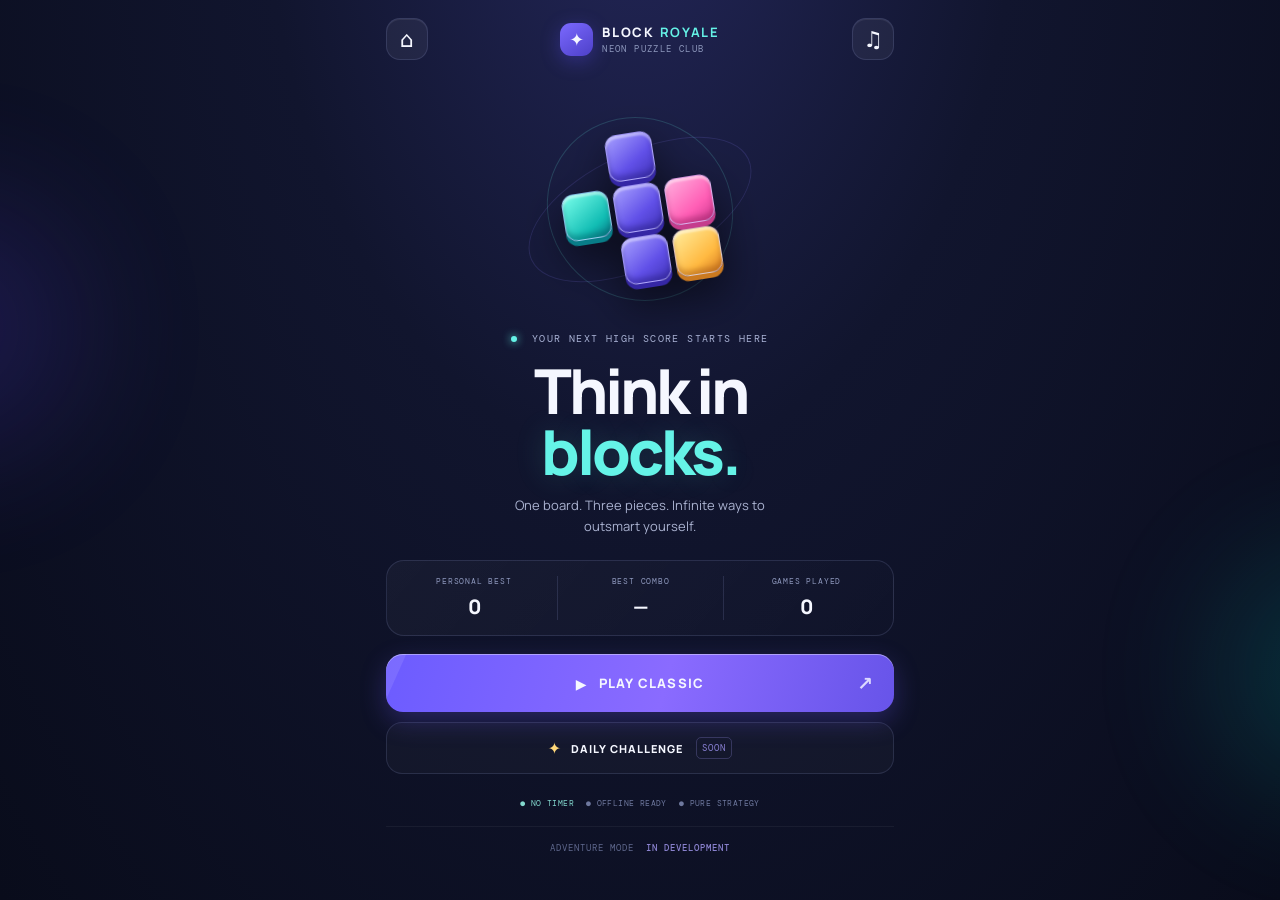
<file: index.html>
<!doctype html>
<html lang="en">
<head>
<meta charset="utf-8">
<meta name="viewport" content="width=device-width,initial-scale=1,maximum-scale=1,user-scalable=no,viewport-fit=cover">
<meta name="theme-color" content="#10132b">
<meta name="description" content="Block Royale — a polished, strategic block puzzle. Place pieces, clear rows and columns, chain combos and beat your best score.">
<title>Block Royale — Neon Puzzle</title>
<link rel="stylesheet" href="style.css">
</head>
<body>
<div class="app-shell">
  <div class="ambient ambient-a"></div><div class="ambient ambient-b"></div>
  <header class="topbar">
    <button class="icon-btn" id="homeBtn" aria-label="Home">⌂</button>
    <div class="brand"><span class="brand-mark">✦</span><div><div class="brand-title">BLOCK <b>ROYALE</b></div><div class="brand-sub">NEON PUZZLE CLUB</div></div></div>
    <button class="icon-btn" id="soundBtn" aria-label="Toggle sound">♫</button>
  </header>

  <main id="homeScreen" class="screen home-screen">
    <div class="hero-orbit"><div class="orbit orbit-one"></div><div class="orbit orbit-two"></div><div class="hero-blocks"><i></i><i></i><i></i><i></i><i></i><i></i><i></i><i></i><i></i></div></div>
    <div class="eyebrow"><span class="live-dot"></span> YOUR NEXT HIGH SCORE STARTS HERE</div>
    <h1>Think in<br><span>blocks.</span></h1>
    <p class="hero-copy">One board. Three pieces. Infinite ways to outsmart yourself.</p>
    <div class="home-stats">
      <div><small>PERSONAL BEST</small><strong id="homeBest">0</strong></div>
      <div><small>BEST COMBO</small><strong id="homeCombo">—</strong></div>
      <div><small>GAMES PLAYED</small><strong id="homeGames">0</strong></div>
    </div>
    <button class="primary-btn" id="playBtn"><span>▶</span> PLAY CLASSIC <b>↗</b></button>
    <button class="secondary-btn" id="dailyBtn"><span>✦</span> DAILY CHALLENGE <em>SOON</em></button>
    <div class="home-foot"><span>● NO TIMER</span><span>● OFFLINE READY</span><span>● PURE STRATEGY</span></div>
    <div class="mini-note">ADVENTURE MODE <b>IN DEVELOPMENT</b></div>
  </main>

  <main id="gameScreen" class="screen game-screen hidden">
    <div class="game-heading">
      <div><div class="eyebrow">CLASSIC MODE</div><h2>Make it <span>count.</span></h2></div>
      <button class="restart-btn" id="restartBtn" aria-label="Restart game">↻ <span>Restart</span></button>
    </div>
    <div class="score-row">
      <div class="score-card current-score"><small>YOUR SCORE</small><strong id="score">0</strong><div class="score-glint"></div></div>
      <div class="score-card"><small>PERSONAL BEST</small><strong id="best">0</strong><div class="best-tag">TOP RUN</div></div>
    </div>
    <div class="status-row"><div class="status-pill"><span class="status-dot"></span><span id="statusText">Place a piece to begin</span></div><div class="combo-pill" id="comboPill">COMBO ×0</div></div>
    <section class="board-wrap" aria-label="Puzzle board">
      <div class="board-frame"><div id="board" class="board" role="grid" aria-label="8 by 8 block puzzle board"></div><div id="boardFx" class="board-fx"></div></div>
      <div class="board-caption"><span>8 × 8 GRID</span><span id="placedCount">0 MOVES</span><span>ROW + COLUMN CLEAR</span></div>
    </section>
    <section class="tray-section">
      <div class="tray-head"><div><small>NEXT PIECES</small><h3>Choose your move</h3></div><div class="tray-hint">Tap a piece, then a spot<br>or drag it onto the board</div></div>
      <div id="tray" class="tray"></div>
    </section>
    <div class="tool-row">
      <button class="tool-btn" id="hintBtn"><span>✧</span><div><b>HINT</b><small>Find a fit</small></div></button>
      <button class="tool-btn" id="undoBtn" disabled><span>↶</span><div><b>UNDO</b><small>Last move</small></div><i class="tool-count" id="undoCount">0</i></button>
      <button class="tool-btn" id="pauseBtn"><span>Ⅱ</span><div><b>PAUSE</b><small>Take a break</small></div></button>
    </div>
    <div class="game-footer"><span>✦ PLAN AHEAD</span><span>EVERY CELL COUNTS</span><span id="dealerLabel">SMART DEALER ON</span></div>
  </main>
</div>

<div id="modalLayer" class="modal-layer hidden">
  <section class="modal-card" role="dialog" aria-modal="true" aria-labelledby="modalTitle">
    <div class="modal-symbol" id="modalSymbol">✦</div><div class="eyebrow" id="modalEyebrow">RUN COMPLETE</div>
    <h2 id="modalTitle">Nice run.</h2><p id="modalText">Every move makes you sharper.</p>
    <div id="modalStats" class="modal-stats"></div>
    <div id="modalActions" class="modal-actions"></div>
  </section>
</div>
<div id="toast" class="toast" role="status"></div>
<script src="app.js"></script>
</body>
</html>
</file>
<file: style.css>
@import url('https://fonts.googleapis.com/css2?family=DM+Mono:wght@400;500&family=Manrope:wght@400;500;600;700;800;900&display=swap');
:root{--bg:#0b0e20;--panel:#151a35;--panel2:#1c2243;--line:rgba(176,190,255,.14);--text:#f5f7ff;--muted:#8e98bd;--cyan:#65f3e7;--violet:#9b83ff;--pink:#ff72c6;--gold:#ffd879;--cell-gap:5px}
*{box-sizing:border-box;-webkit-tap-highlight-color:transparent}
html,body{margin:0;min-height:100%;background:var(--bg);color:var(--text);font-family:Manrope,system-ui,sans-serif}
body{min-height:100dvh;overflow-x:hidden;background:radial-gradient(ellipse at 50% -20%,#24275b 0%,#11152e 42%,#090c1b 100%);overscroll-behavior:none}
button{font:inherit;color:inherit;border:0;cursor:pointer;touch-action:manipulation}
.app-shell{position:relative;width:min(100%,560px);min-height:100dvh;margin:auto;padding:calc(env(safe-area-inset-top) + 12px) 18px calc(env(safe-area-inset-bottom) + 18px);overflow:hidden}
.ambient{position:fixed;pointer-events:none;filter:blur(70px);opacity:.18;border-radius:50%;z-index:0}.ambient-a{width:260px;height:260px;background:#6547ff;top:22%;left:-180px}.ambient-b{width:240px;height:240px;background:#00d9cc;right:-180px;bottom:12%}
.topbar{height:54px;display:flex;align-items:center;justify-content:space-between;position:relative;z-index:2}
.icon-btn{height:42px;width:42px;border-radius:14px;background:rgba(255,255,255,.055);border:1px solid var(--line);font-size:22px;display:grid;place-items:center;box-shadow:inset 0 1px rgba(255,255,255,.07)}
.brand{display:flex;align-items:center;gap:9px}.brand-mark{width:33px;height:33px;display:grid;place-items:center;border-radius:11px;background:linear-gradient(145deg,#7b69ff,#4d40c8);box-shadow:0 5px 20px #6150ff55;font-size:18px}.brand-title{font-size:13px;font-weight:900;letter-spacing:1.7px}.brand-title b{color:var(--cyan)}.brand-sub{font:9px 'DM Mono',monospace;letter-spacing:1.4px;color:var(--muted);margin-top:2px}
.screen{position:relative;z-index:1;animation:screenIn .45s ease both}.hidden{display:none!important}
.home-screen{padding-top:16px;text-align:center}.hero-orbit{height:210px;position:relative;margin:0 auto 8px;width:270px;display:grid;place-items:center}.orbit{position:absolute;border:1px solid #8c80ff28;border-radius:50%;transform:rotate(-25deg)}.orbit-one{width:240px;height:115px}.orbit-two{width:190px;height:180px;transform:rotate(38deg);border-color:#6bf7e52b}
.hero-blocks{position:relative;width:155px;height:155px;transform:rotate(-9deg);filter:drop-shadow(0 16px 22px #0009)}.hero-blocks i{position:absolute;width:47px;height:47px;border-radius:12px;background:linear-gradient(145deg,#a7a0ff,#6150e8 60%,#4133b7);border:1px solid #c6c0ff9c;box-shadow:inset 0 3px 2px #ffffff65,inset 0 -5px 5px #251c7c66,0 5px 0 #3527a5}.hero-blocks i:nth-child(1){left:52px;top:0}.hero-blocks i:nth-child(2){left:0;top:52px;background:linear-gradient(145deg,#7affeb,#12bdb4 70%,#087d88);box-shadow:inset 0 3px 2px #ffffff70,inset 0 -5px 5px #005a6566,0 5px 0 #087d88}.hero-blocks i:nth-child(3){left:52px;top:52px}.hero-blocks i:nth-child(4){left:104px;top:52px;background:linear-gradient(145deg,#ffb0df,#ff5eb5 65%,#cf398f);box-shadow:inset 0 3px 2px #ffffff70,inset 0 -5px 5px #8c1c5d66,0 5px 0 #c53d8d}.hero-blocks i:nth-child(5){left:52px;top:104px}.hero-blocks i:nth-child(6){left:104px;top:104px;background:linear-gradient(145deg,#ffed9c,#ffb941 65%,#d87c21);box-shadow:inset 0 3px 2px #ffffff70,inset 0 -5px 5px #98501066,0 5px 0 #cb7a20}.hero-blocks i:nth-child(n+7){display:none}
.eyebrow{font:10px 'DM Mono',monospace;letter-spacing:1.4px;color:#a9b2d5}.live-dot,.status-dot{display:inline-block;width:6px;height:6px;background:var(--cyan);border-radius:50%;box-shadow:0 0 9px var(--cyan);margin-right:7px}
h1{font-size:clamp(43px,12vw,62px);line-height:.98;letter-spacing:-3px;margin:16px 0 12px;font-weight:900}h1 span{color:var(--cyan);text-shadow:0 0 30px #65f3e72b}.hero-copy{color:#aab2d0;max-width:280px;font-size:13px;line-height:1.65;margin:0 auto 23px}
.home-stats{display:grid;grid-template-columns:repeat(3,1fr);padding:15px 4px;background:linear-gradient(130deg,#ffffff09,#ffffff02);border:1px solid var(--line);border-radius:18px;margin:0 0 18px}.home-stats>div+div{border-left:1px solid var(--line)}.home-stats small,.score-card small{display:block;font:8px 'DM Mono',monospace;letter-spacing:.8px;color:var(--muted);margin-bottom:7px}.home-stats strong{font-size:20px;font-weight:800}
.primary-btn{height:58px;width:100%;border-radius:17px;background:linear-gradient(105deg,#6c5cff,#8a6bff 55%,#6754e9);box-shadow:0 9px 26px #6754e94d,inset 0 1px #ffffff66;display:flex;align-items:center;justify-content:center;gap:11px;font-size:13px;font-weight:900;letter-spacing:1.2px;position:relative;overflow:hidden}.primary-btn:before{content:"";position:absolute;top:-70%;left:-30%;width:30%;height:240%;transform:rotate(24deg);background:#ffffff18;animation:shine 4s ease-in-out infinite}.primary-btn span{font-size:14px}.primary-btn b{position:absolute;right:20px;font-size:19px;color:#dcd8ff}.secondary-btn{height:52px;width:100%;margin-top:10px;border-radius:16px;border:1px solid var(--line);background:#ffffff07;display:flex;align-items:center;justify-content:center;gap:9px;font-size:11px;letter-spacing:1px;font-weight:800}.secondary-btn span{color:var(--gold);font-size:16px}.secondary-btn em{font:9px 'DM Mono',monospace;color:#8b82d7;border:1px solid #8b82d74a;border-radius:5px;padding:4px 5px;margin-left:4px}.home-foot{display:flex;justify-content:center;gap:12px;margin:24px 0 18px;color:#6e789e;font:8px 'DM Mono',monospace;letter-spacing:.4px}.home-foot span:first-child{color:#83d8ce}.mini-note{border-top:1px solid #ffffff0d;padding-top:15px;color:#5f688d;font:9px 'DM Mono',monospace;letter-spacing:1px}.mini-note b{color:#8b83d0;font-weight:500;margin-left:6px}
.game-screen{padding-top:17px}.game-heading{display:flex;justify-content:space-between;align-items:center;margin-bottom:17px}.game-heading h2{font-size:25px;letter-spacing:-1px;margin:6px 0 0;font-weight:900}.game-heading h2 span{color:var(--cyan)}.restart-btn{padding:10px 12px;border:1px solid var(--line);border-radius:12px;background:#ffffff07;color:#c2c9e8;font-size:18px}.restart-btn span{font-size:10px;font-weight:700;margin-left:4px}
.score-row{display:grid;grid-template-columns:1fr 1fr;gap:10px}.score-card{position:relative;min-height:87px;padding:14px 16px;border:1px solid var(--line);border-radius:16px;background:linear-gradient(140deg,#1b2041d9,#14182fdd);overflow:hidden}.current-score{border-color:#66e9df35;background:linear-gradient(135deg,#1a3545,#17213c 80%)}.score-card strong{font-size:27px;line-height:1;font-weight:900;letter-spacing:-.7px;font-variant-numeric:tabular-nums}.current-score strong{color:var(--cyan);text-shadow:0 0 22px #65f3e733}.score-glint{position:absolute;width:90px;height:90px;border-radius:50%;right:-40px;top:-45px;background:#65f3e71c;filter:blur(12px)}.best-tag{position:absolute;right:12px;bottom:13px;font:8px 'DM Mono',monospace;color:#a9a1ff;letter-spacing:.6px}
.status-row{display:flex;justify-content:space-between;align-items:center;margin:13px 2px 11px;gap:8px}.status-pill{font-size:10px;color:#9ba6ca;display:flex;align-items:center;min-width:0}.status-pill .status-dot{flex:none;width:5px;height:5px}.combo-pill{font:9px 'DM Mono',monospace;letter-spacing:.7px;color:#ffcb7c;background:#ffcb7c12;border:1px solid #ffcb7c2b;border-radius:8px;padding:7px 9px;white-space:nowrap}
.board-wrap{width:100%;max-width:450px;margin:0 auto}.board-frame{position:relative;padding:8px;border-radius:17px;background:linear-gradient(145deg,#242b51,#141a35);border:1px solid #9ca9ff25;box-shadow:0 14px 35px #0003,inset 0 1px #ffffff13}.board{display:grid;grid-template-columns:repeat(8,minmax(0,1fr));gap:var(--cell-gap);aspect-ratio:1/1;width:100%;touch-action:none;user-select:none}.cell{min-width:0;aspect-ratio:1;border-radius:6px;background:linear-gradient(145deg,#252c50,#202644);border:1px solid #8493d20c;position:relative;transition:background .12s,border-color .12s,transform .12s;overflow:hidden}.cell.filled{border:1px solid var(--edge);background:linear-gradient(145deg,var(--light),var(--color) 58%,var(--dark));box-shadow:inset 0 2px 1px #ffffff5b,inset 0 -3px 3px #0002,0 2px 0 var(--shadow);animation:popIn .18s cubic-bezier(.2,.8,.2,1) both}.cell.filled:after{content:"";position:absolute;left:14%;right:14%;top:8%;height:16%;border-radius:50%;background:#ffffff38;filter:blur(1px)}.cell.preview{background:#65f3e736;border:1px solid #65f3e7b5;box-shadow:inset 0 0 12px #65f3e727}.cell.preview.bad{background:#ff658b24;border-color:#ff658b75}.cell.will-clear{animation:clearPulse .34s ease-in-out infinite alternate;filter:brightness(1.5)}.cell.hint-cell{outline:2px solid #fff1a8;outline-offset:1px;z-index:2;animation:hintPulse .65s ease-in-out 2}.board-fx{position:absolute;inset:8px;pointer-events:none;overflow:hidden;border-radius:10px}.particle{position:absolute;width:5px;height:5px;border-radius:2px;background:var(--pcolor);box-shadow:0 0 9px var(--pcolor);animation:particleFly .55s ease-out forwards}.board-caption{display:flex;justify-content:space-between;margin:9px 3px 0;color:#69749b;font:8px 'DM Mono',monospace;letter-spacing:.55px}
.tray-section{margin-top:19px}.tray-head{display:flex;justify-content:space-between;align-items:end;margin-bottom:11px}.tray-head small{font:9px 'DM Mono',monospace;letter-spacing:1.2px;color:#8d98bd}.tray-head h3{font-size:15px;margin:4px 0 0;letter-spacing:-.3px}.tray-hint{text-align:right;font-size:9px;line-height:1.55;color:#7f8aaf}.tray{display:grid;grid-template-columns:repeat(3,1fr);gap:9px}.piece-slot{height:93px;border-radius:15px;background:linear-gradient(145deg,#1a2040,#12172e);border:1px solid var(--line);display:grid;place-items:center;position:relative;transition:border .15s,background .15s,transform .15s;touch-action:none;user-select:none}.piece-slot.selected{border-color:#65f3e7a6;background:#183443;box-shadow:0 0 0 2px #65f3e71b,0 0 20px #65f3e710;transform:translateY(-2px)}.piece-slot.used{opacity:.22;pointer-events:none}.piece-slot.hint-slot{border-color:#fff1a8;box-shadow:0 0 0 2px #fff1a81a}.piece-grid{display:grid;gap:3px;pointer-events:none}.piece-cell{width:clamp(12px,3.4vw,17px);height:clamp(12px,3.4vw,17px);max-width:18px;max-height:18px;border-radius:4px;background:linear-gradient(145deg,var(--light),var(--color) 60%,var(--dark));border:1px solid #ffffff60;box-shadow:inset 0 2px 1px #ffffff50,0 2px 0 var(--shadow)}.slot-number{position:absolute;left:9px;top:8px;font:8px 'DM Mono',monospace;color:#59658e}.tool-row{display:grid;grid-template-columns:repeat(3,1fr);gap:8px;margin-top:15px}.tool-btn{min-height:53px;display:flex;align-items:center;justify-content:center;gap:8px;position:relative;background:#ffffff06;border:1px solid var(--line);border-radius:14px;text-align:left}.tool-btn>span{font-size:20px;color:#b7aaff}.tool-btn div{display:flex;flex-direction:column;gap:3px}.tool-btn b{font-size:9px;letter-spacing:.7px}.tool-btn small{font-size:8px;color:#7e89ad}.tool-btn:disabled{opacity:.34;cursor:default}.tool-count{position:absolute;top:4px;right:7px;color:#8e98bd;font:8px 'DM Mono',monospace;font-style:normal}.game-footer{display:flex;justify-content:space-between;gap:7px;margin:17px 1px 0;color:#5e688c;font:7px 'DM Mono',monospace;letter-spacing:.5px}
.modal-layer{position:fixed;z-index:20;inset:0;background:#070918c9;backdrop-filter:blur(13px);display:grid;place-items:center;padding:22px}.modal-card{width:min(100%,370px);padding:28px 22px 22px;text-align:center;border:1px solid #a7b2ff2a;border-radius:25px;background:radial-gradient(circle at 50% 0%,#34366c,#1b2042 45%,#13172f);box-shadow:0 30px 90px #0009;animation:modalIn .3s cubic-bezier(.2,.8,.2,1) both}.modal-symbol{width:58px;height:58px;border-radius:19px;display:grid;place-items:center;margin:0 auto 17px;font-size:27px;color:var(--gold);background:#ffd87915;border:1px solid #ffd87933;box-shadow:0 0 30px #ffd87913}.modal-card h2{font-size:30px;letter-spacing:-1px;margin:8px 0}.modal-card p{font-size:12px;color:#a4afd1;line-height:1.6;margin:0 auto 19px;max-width:270px}.modal-stats{display:grid;grid-template-columns:1fr 1fr;gap:8px;margin-bottom:19px}.modal-stat{padding:12px 7px;border:1px solid var(--line);border-radius:12px;background:#ffffff05}.modal-stat small{display:block;font:8px 'DM Mono',monospace;color:#8792b7;margin-bottom:6px}.modal-stat strong{font-size:19px}.modal-actions{display:grid;gap:8px}.modal-actions .primary-btn{height:52px}.modal-actions .secondary-btn{margin:0;height:47px}.toast{position:fixed;z-index:30;left:50%;bottom:calc(env(safe-area-inset-bottom) + 22px);transform:translate(-50%,20px);opacity:0;pointer-events:none;padding:11px 15px;border:1px solid #9ca9ff35;border-radius:12px;background:#202648;color:#e8ecff;font-size:11px;box-shadow:0 10px 30px #0005;transition:opacity .2s,transform .2s;white-space:nowrap}.toast.show{opacity:1;transform:translate(-50%,0)}
body.paused .game-screen:after{content:"PAUSED";position:absolute;inset:0;display:grid;place-items:center;background:#0b0e20b9;backdrop-filter:blur(5px);font-size:25px;font-weight:900;letter-spacing:4px;color:var(--cyan);z-index:4;border-radius:20px}
@keyframes screenIn{from{opacity:0;transform:translateY(8px)}to{opacity:1;transform:translateY(0)}}@keyframes popIn{from{transform:scale(.78);opacity:.5}to{transform:scale(1);opacity:1}}@keyframes clearPulse{to{transform:scale(.88);opacity:.65;box-shadow:0 0 18px #fff9}}@keyframes hintPulse{50%{outline-color:transparent;transform:scale(1.05)}}@keyframes particleFly{to{transform:translate(var(--dx),var(--dy)) scale(0);opacity:0}}@keyframes modalIn{from{opacity:0;transform:translateY(12px) scale(.96)}to{opacity:1;transform:translateY(0) scale(1)}}@keyframes shine{0%,55%{left:-40%}85%,100%{left:130%}}
@media(min-width:520px){.app-shell{padding-left:26px;padding-right:26px}.home-screen{padding-top:28px}.hero-orbit{height:230px}.board-frame{padding:10px}.board-fx{inset:10px}.cell{border-radius:7px}.tray-section{margin-top:22px}.piece-slot{height:100px}}
@media(max-height:760px){.home-screen{padding-top:0}.hero-orbit{height:160px;transform:scale(.86);margin-top:-7px;margin-bottom:-4px}h1{font-size:48px;margin-top:11px}.hero-copy{margin-bottom:15px}.home-stats{padding:11px 4px}.home-foot{margin:17px 0 12px}.game-screen{padding-top:8px}.game-heading{margin-bottom:10px}.score-card{min-height:75px;padding:11px 14px}.board-wrap{max-width:min(100%,calc(100dvh - 420px))}.tray-section{margin-top:13px}.piece-slot{height:76px}.tool-row{margin-top:10px}}
@media(prefers-reduced-motion:reduce){*,*:before,*:after{animation-duration:.01ms!important;animation-iteration-count:1!important;scroll-behavior:auto!important;transition-duration:.01ms!important}}
</file>
